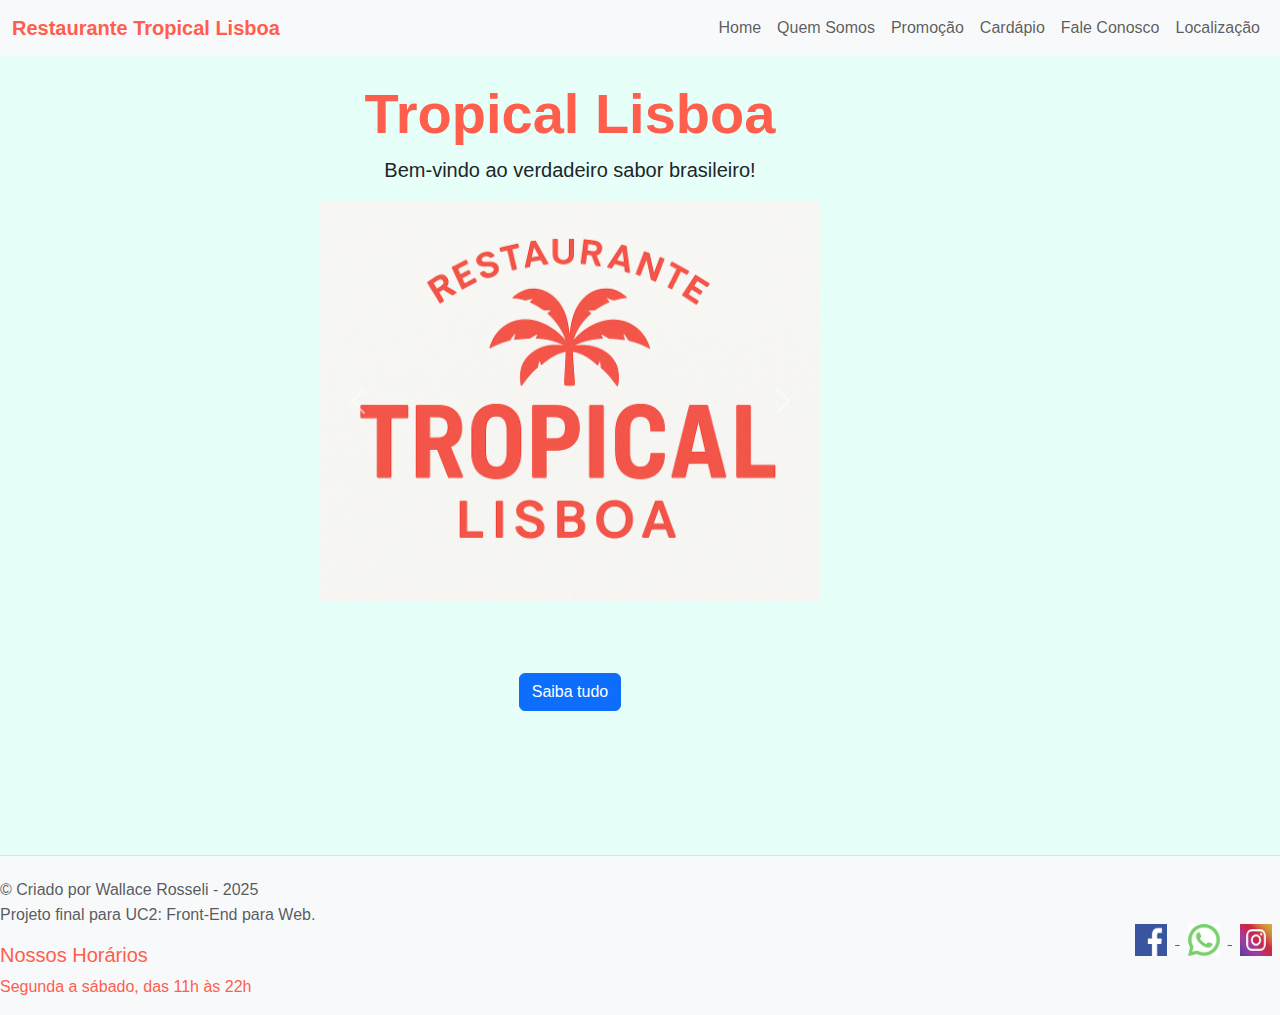
<file: index.html>
<!DOCTYPE html>
<html lang="pt-br">
<head>
  <link rel="stylesheet" type="text/css" href="style.css">
  <meta charset="UTF-8" />
  <meta name="viewport" content="width=device-width, initial-scale=1" />
  <title>Restaurante Tropical Lisboa</title>
  <link href="https://cdn.jsdelivr.net/npm/bootstrap@5.3.3/dist/css/bootstrap.min.css" rel="stylesheet" />
  <link rel="stylesheet" type="text/css" href="style.css">
  <link rel="stylesheet" type="text/css" href="fale_conosco.html">
  <link rel="stylesheet" type="text/css" href="index.html">
  <link rel="stylesheet" type="text/css" href="quem_somos.html">
  <link rel="stylesheet" type="text/css" href="promocao.html">
  <link rel="stylesheet" type="text/css" href="cardapio.html">
  <link rel="stylesheet" type="text/css" href="localizacao.html">
  
 
</head>
<body>

  <!-- Menu horizontal -->
  <nav class="navbar navbar-expand-lg navbar-light bg-light">
    <div class="container-fluid">
      <a class="navbar-brand brand-title" href="#">Restaurante Tropical Lisboa</a>
      <button class="navbar-toggler" type="button" data-bs-toggle="collapse" data-bs-target="#navbarNav">
        <span class="navbar-toggler-icon"></span>
      </button>
      <div class="collapse navbar-collapse" id="navbarNav">
        <ul class="navbar-nav  ms-auto">
          <li class="nav-item"><a class="nav-link" href="index.html" >Home</a></li>
          <li class="nav-item"><a class="nav-link" href="quem_somos.html" >Quem Somos</a></li>
          <li class="nav-item"><a class="nav-link" href="promocao.html" >Promoção</a></li>
          <li class="nav-item"><a class="nav-link" href="cardapio.html" >Cardápio</a></li>
          <li class="nav-item"><a class="nav-link" href="fale_conosco.html" >Fale Conosco</a></li>
          <li class="nav-item"><a class="nav-link" href="localizacao.html" >Localização</a></li>
        </ul>
      </div>
    </div>
  </nav>
  
 
    
    
      
      <!-- Conteúdo principal -->
    
      <div class="container main-content py-4">
              
        
          <h1 class= "brand-title display-4 text-center" >Tropical Lisboa</h1>
          <p class="lead text-center">Bem-vindo ao verdadeiro sabor brasileiro!</p>
        <!-- Carrossel Centralizado e Responsivo -->
        <div class="d-flex justify-content-center text-center">
          <div id="carouselExampleInterval" class="carousel slide w-100" style="max-width: 500px;" data-bs-ride="carousel">
            <div class="carousel-inner">
              <div class="carousel-item active" data-bs-interval="2000">
                <img src="logo.png" class="d-block w-100 img-fluid" style="height: 400px; object-fit: cover;" alt="Logo">
              </div>
              <div class="carousel-item" data-bs-interval="2000">
                <img src="restaurante.jpg" class="d-block w-100 img-fluid" style="height: 400px; object-fit: cover;" alt="Restaurante">
              </div>
              <div class="carousel-item" data-bs-interval="2000">
                <img src="fachada.png" class="d-block w-100 img-fluid" style="height: 400px; object-fit: cover;" alt="Fachada">
              </div>
              <div class="carousel-item" data-bs-interval="3000">
                <img src="comendo.png" class="d-block w-100 img-fluid" style="height: 400px; object-fit: cover;" alt="Família comendo">
              </div>
              <div class="carousel-item" data-bs-interval="3000">
                <img src="amigos.jpg" class="d-block w-100 img-fluid" style="height: 400px; object-fit: cover;" alt="Amigos">
              </div>
            </div>
            <button class="carousel-control-prev" type="button" data-bs-target="#carouselExampleInterval" data-bs-slide="prev">
              <span class="carousel-control-prev-icon" aria-hidden="true"></span>
              <span class="visually-hidden">Anterior</span>
            </button>
            <button class="carousel-control-next" type="button" data-bs-target="#carouselExampleInterval" data-bs-slide="next">
              <span class="carousel-control-next-icon" aria-hidden="true"></span>
              <span class="visually-hidden">Próximo</span>
            </button>
          </div>
        </div>
        <br>
    
        <!-- Button trigger modal -->
        <br>
        <br>
        <div style="text-align: center;">
    <button type="button" class="btn btn-primary " data-bs-toggle="modal" data-bs-target="#exampleModal"  style="align-items: center;"   >
      Saiba tudo
    </button>
      </div>
    <!-- Modal -->
    <div class="modal fade" id="exampleModal" tabindex="-1" aria-labelledby="exampleModalLabel" aria-hidden="true">
      <div class="modal-dialog">
        <div class="modal-content">
          <div class="modal-header">
            <h1 class="modal-title fs-5 brand-title " id="exampleModalLabel">Restaurante Tropical Lisboa</h1>
            <button type="button" class="btn-close" data-bs-dismiss="modal" aria-label="Close"></button>
          </div>
          <div class="modal-body" style="text-align:justify" >
            No Restaurante Tropical Lisboa, cada prato conta uma história. Uma história de tradição, de alegria e de raízes profundas na rica culinária brasileira. Com ingredientes autênticos e uma pitada de amor tropical, trazemos o melhor do Brasil para sua mesa, em um ambiente vibrante que mistura o frescor da praia com o calor humano da nossa terra.
            
            <p></p>Servimos clássicos como carne de sol com baião de dois, carre acebolado com arroz e feijão, moqueca de camarão, além de churrascos suculentos e acompanhamentos caseiros que aquecem a alma.</p>
            
            <p>Nosso espaço reflete a mesma energia dos nossos pratos: cores vibrantes, aromas envolventes e um atendimento que faz você se sentir em casa.</p>
            
            <p>🥇 Premiado com o Troféu de Melhor Comida Brasileira em Lisboa, somos reconhecidos não só pelo sabor, mas também pelo compromisso com a qualidade, autenticidade e experiência. </p> Se você procura uma viagem gastronômica ao Brasil sem sair de Lisboa, você está no lugar certo.
          </div>
          <div class="modal-footer" >
            <button type="button" class="btn btn-secondary" data-bs-dismiss="modal">Fechar</button>
            <br>
          </div>
        </div>
      </div>
    </div>
        <br>
        <br>
        <br>
        
        </div>
    
        
    
    <!--Rodapé-->
    
    <footer class="bg-light text-lg-start mt-5 border-top pt-4">
      
        <div class="row justify-content-between align-items-center">
          <!-- Texto à esquerda -->
          <div class="col-md-6 mb-3 text-start">
            <h6 class="text-muted mb-1">© Criado por Wallace Rosseli - 2025</h6>
            <p class="text-muted mb-0">Projeto final para UC2: Front-End para Web.</p>
            <h5 class="lead mt-3" style="color: #ff5e4d;">Nossos Horários</h5>
            <address class="mb-0" style="color: #ff5e4d;">Segunda a sábado, das 11h às 22h</address>
          </div>
    
          <!-- Redes Sociais à direita -->
          <div class="col-md-6 mb-3 text-end ">
            <a href="https://www.facebook.com/" target="_blank" aria-label="Facebook">
              <img src="face.png" alt="Facebook" style="width: 32px; height: 32px; margin: 0 8px;">
            </a>
            <a href="https://www.whatsapp.com/?lang=pt_BR" target="_blank" aria-label="WhatsApp">
              <img src="Wpp.png" alt="WhatsApp" style="width: 32px; height: 32px; margin: 0 8px;">
            </a>
            <a href="https://www.instagram.com/" target="_blank" aria-label="Instagram">
              <img src="insta.jpg" alt="Instagram" style="width: 32px; height: 32px; margin: 0 8px;">
            </a>
          </div>
        </div>
        
    </footer>
     <script src="script.js"></script>
    </body>
    </html>
    
    
    
    
    
    
    
    
    
    
    
    
    
    
    
    <script src="https://cdn.jsdelivr.net/npm/bootstrap@5.3.6/dist/js/bootstrap.bundle.min.js" integrity="sha384-j1CDi7MgGQ12Z7Qab0qlWQ/Qqz24Gc6BM0thvEMVjHnfYGF0rmFCozFSxQBxwHKO" crossorigin="anonymous"></script>
    
    </body>
    </html>
</file>
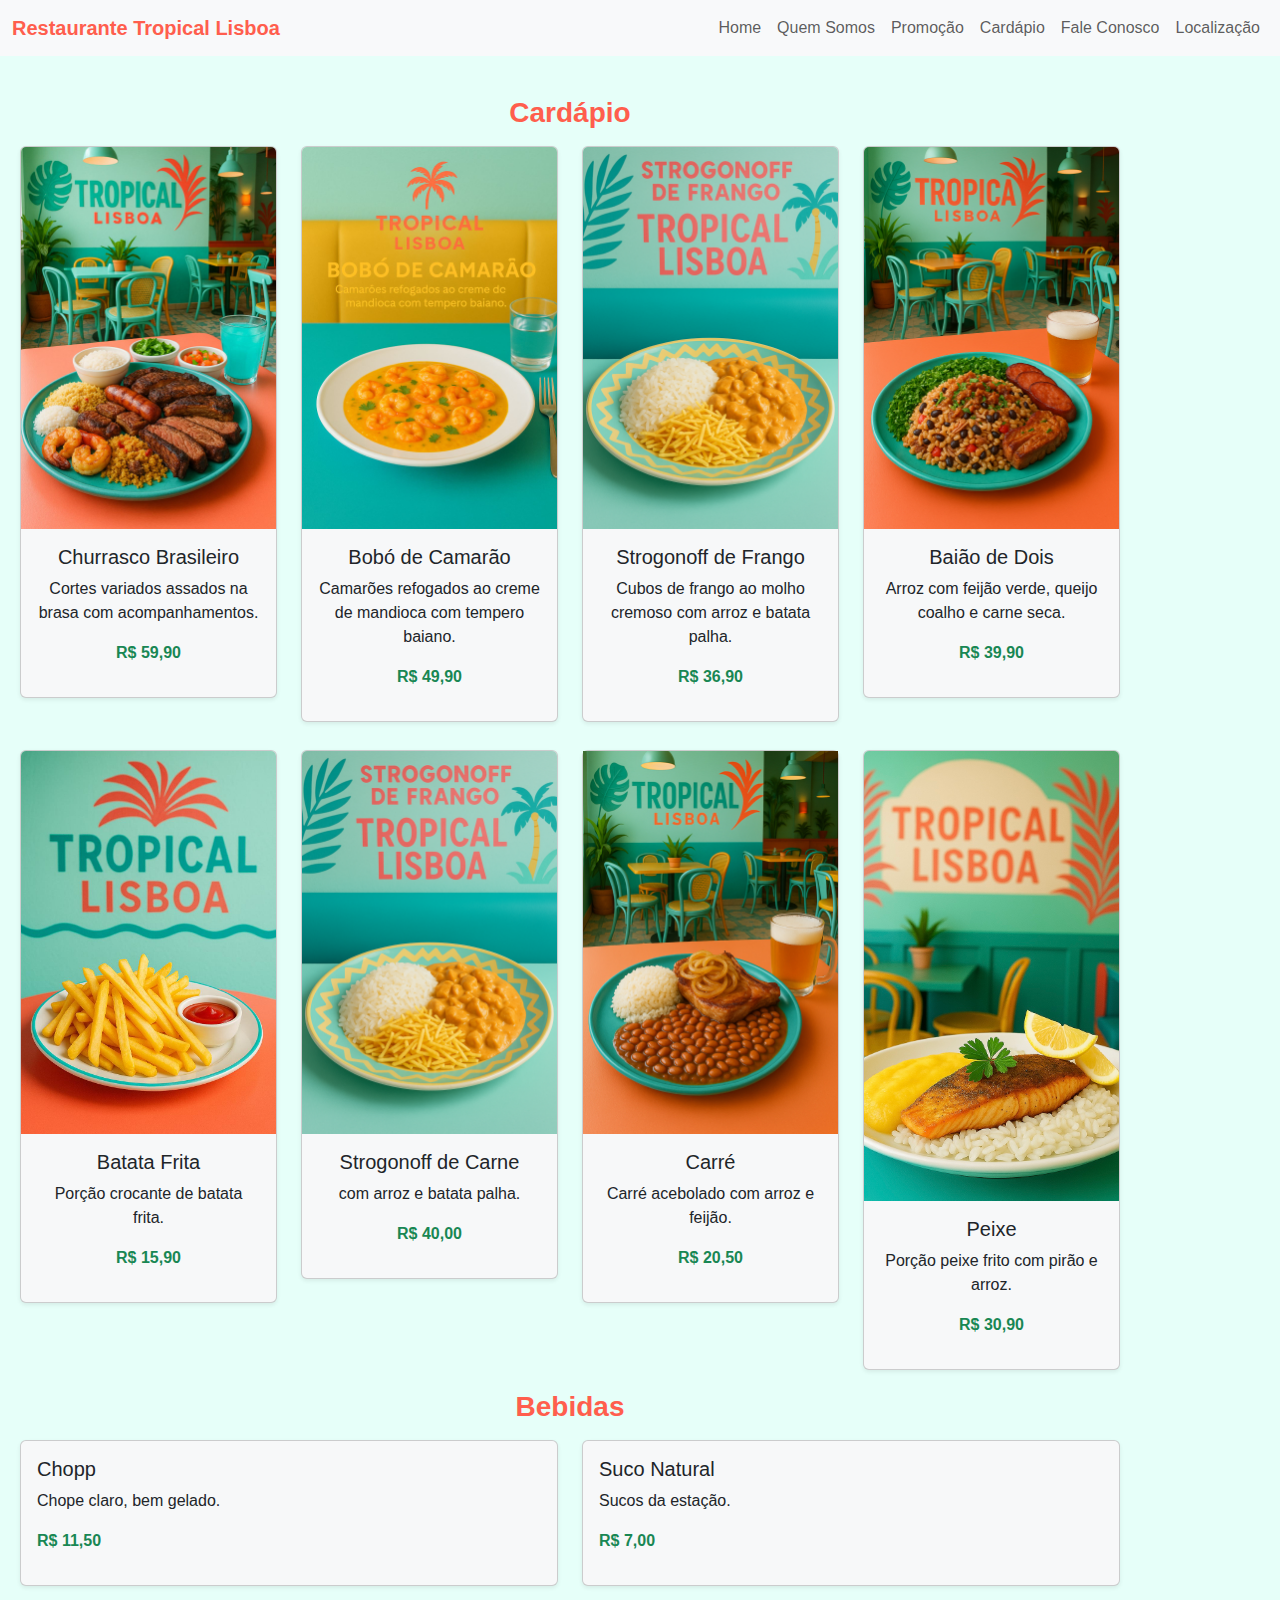
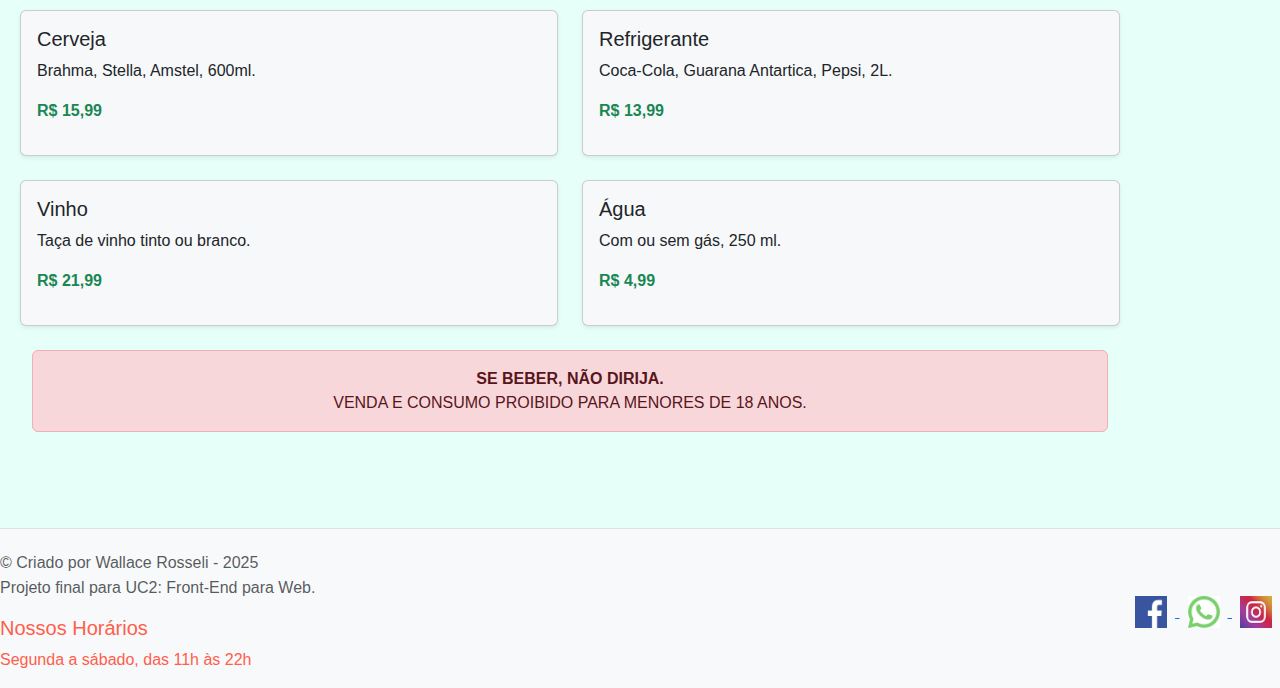
<file: cardapio.html>
<!DOCTYPE html>
<html lang="pt-br">
<head>
  <link rel="stylesheet" type="text/css" href="style.css">
  <meta charset="UTF-8" />
  <meta name="viewport" content="width=device-width, initial-scale=1" />
  <title>Restaurante Tropical Lisboa</title>
  <link href="https://cdn.jsdelivr.net/npm/bootstrap@5.3.3/dist/css/bootstrap.min.css" rel="stylesheet" />
  <link rel="stylesheet" type="text/css" href="style.css">
  <link rel="stylesheet" type="text/css" href="fale_conosco.html">
  <link rel="stylesheet" type="text/css" href="index.html">
  <link rel="stylesheet" type="text/css" href="quem_somos.html">
  <link rel="stylesheet" type="text/css" href="promocao.html">
  <link rel="stylesheet" type="text/css" href="cardapio.html">
  <link rel="stylesheet" type="text/css" href="localizacao.html">

</head>
<body>

  <!-- Menu horizontal -->
  <nav class="navbar navbar-expand-lg navbar-light bg-light">
    <div class="container-fluid">
      <a class="navbar-brand brand-title" href="#">Restaurante Tropical Lisboa</a>
      <button class="navbar-toggler" type="button" data-bs-toggle="collapse" data-bs-target="#navbarNav">
        <span class="navbar-toggler-icon"></span>
      </button>
      <div class="collapse navbar-collapse" id="navbarNav">
        <ul class="navbar-nav  ms-auto">
          <li class="nav-item"><a class="nav-link" href="index.html" >Home</a></li>
          <li class="nav-item"><a class="nav-link" href="quem_somos.html" >Quem Somos</a></li>
          <li class="nav-item"><a class="nav-link" href="promocao.html" >Promoção</a></li>
          <li class="nav-item"><a class="nav-link" href="cardapio.html" >Cardápio</a></li>
          <li class="nav-item"><a class="nav-link" href="fale_conosco.html" >Fale Conosco</a></li>
          <li class="nav-item"><a class="nav-link" href="localizacao.html" >Localização</a></li>
        </ul>
      </div>
    </div>
  </nav>
  
  
      
        <!-- Cardápio -->
    <div class="container main-content py-4">
   
    <h3 class="text-center brand-title my-3">Cardápio</h3> 
    <div class="row row-cols-lg-4 row-cols-lg-4 g-4">
    <div class="col-md-4">
      <div class="card mb-1 shadow-sm">
        <img src="comida3.jpg" class="card-img-top" alt="Churrasco Brasileiro">
        <div class="card-body text-center">
          <h5 class="card-title">Churrasco Brasileiro</h5><p class="card-text">Cortes variados assados na brasa com acompanhamentos.</p><p class="fw-bold text-success">R$ 59,90 </p></div> </div></div>
        
    <div class="col-md-4">
      <div class="card mb-1 shadow-sm">
        <img src="comida.jpg" class="card-img-top" alt="Bobó de Camarão">
        <div class="card-body text-center">
          <h5 class="card-title">Bobó de Camarão</h5><p class="card-text">Camarões refogados ao creme de mandioca com tempero baiano.</p><p class="fw-bold text-success">R$ 49,90</div> </div></div>

    <div class="col-md-4">
      <div class="card mb-1 shadow-sm">
        <img src="comida2.png" class="card-img-top" alt="Strogonoff de Frango">
        <div class="card-body text-center">
          <h5 class="card-title">Strogonoff de Frango</h5><p class="card-text">Cubos de frango ao molho cremoso com arroz e batata palha.</p><p class="fw-bold text-success">R$ 36,90 </div></div></div>
    
    <div class="col-md-4">
      <div class="card mb-1 shadow-sm">
        <img src="baiao.jpeg" class="card-img-top" alt="Baião de Dois">
        <div class="card-body text-center">
          <h5 class="card-title">Baião de Dois</h5><p class="card-text">Arroz com feijão verde, queijo coalho e carne seca.</p><p class="fw-bold text-success">R$ 39,90 </div> </div></div>          

    <div class="col-md-4">
      <div class="card mb-1 shadow-sm">
        <img src="batata.jpg" class="card-img-top" alt="Batata Frita">
        <div class="card-body text-center">
          <h5 class="card-title">Batata Frita</h5><p class="card-text">Porção crocante de batata frita.</p><p class="fw-bold text-success">R$ 15,90 </div> </div></div>
    
            <div class="col-md-4">
              <div class="card mb-1 shadow-sm">
                <img src="comida2.png" class="card-img-top" alt="Strogonoff de Carne">
                <div class="card-body text-center">
                  <h5 class="card-title">Strogonoff de Carne</h5><p class="card-text">com arroz e batata palha.</p><p class="fw-bold text-success">R$ 40,00 </div> </div></div>

                    <div class="col-md-3">
                      <div class="card mb-1 shadow-sm">
                        <img src="carre.jpeg" class="img-fluid" alt="Carré">
                        <div class="card-body text-center">
                          <h5 class="card-title">Carré</h5><p class="card-text">Carré acebolado com arroz e feijão.</p><p class="fw-bold text-success">R$ 20,50 </div> </div></div>

    <div class="col-md-3">
      <div class="card mb-1 shadow-sm">
        <img src="peixe.jpeg" class="card-img-top img-fluid" style="height: 450px; object-fit: cover;" alt="Peixe">

        <div class="card-body text-center">
          <h5 class="card-title">Peixe</h5><p class="card-text">Porção peixe frito com pirão e arroz.</p><p class="fw-bold text-success">R$ 30,90 </div> </div></div>

    </div>
        <!-- CARDÁPIO DE BEBIDA -->
  
      <h3 class="text-center brand-title my-3">Bebidas</h3>
      <div class="row row-cols-1 row-cols-md-2 g-4">
        <div class="col"><div class="card h-100 shadow-sm"><div class="card-body"><h5 class="card-title">Chopp</h5><p class="card-text">Chope claro, bem gelado.</p><p class="fw-bold text-success">R$ 11,50</p></div></div></div>
        <div class="col"><div class="card h-100 shadow-sm"><div class="card-body"><h5 class="card-title">Suco Natural</h5><p class="card-text">Sucos da estação.</p><p class="fw-bold text-success">R$ 7,00</p></div></div></div>
        <div class="col"><div class="card h-100 shadow-sm"><div class="card-body"><h5 class="card-title">Cerveja</h5><p class="card-text">Brahma, Stella, Amstel, 600ml.</p><p class="fw-bold text-success">R$ 15,99</p></div></div></div>
        <div class="col"><div class="card h-100 shadow-sm"><div class="card-body"><h5 class="card-title">Refrigerante</h5><p class="card-text">Coca-Cola, Guarana Antartica, Pepsi, 2L.</p><p class="fw-bold text-success">R$ 13,99</p></div></div></div>
        <div class="col"><div class="card h-100 shadow-sm"><div class="card-body"><h5 class="card-title">Vinho</h5><p class="card-text">Taça de vinho tinto ou branco.</p><p class="fw-bold text-success">R$ 21,99</p></div></div></div>
        <div class="col"><div class="card h-100 shadow-sm"><div class="card-body"><h5 class="card-title">Água</h5><p class="card-text">Com ou sem gás, 250 ml.</p><p class="fw-bold text-success">R$ 4,99</p></div></div></div>
    
    </div>
    <div class="container my-4">
  <div class="alert alert-danger text-center" role="alert">
    <strong>SE BEBER, NÃO DIRIJA.</strong>
    <p class="mb-0">VENDA E CONSUMO PROIBIDO PARA MENORES DE 18 ANOS.</p>
  </div>
</div>

        </div>
    </div>


   

<!--Rodapé-->

<footer class="bg-light text-lg-start mt-5 border-top pt-4">
  
    <div class="row justify-content-between align-items-center">
      <!-- Texto à esquerda -->
      <div class="col-md-6 mb-3 text-start">
        <h6 class="text-muted mb-1">© Criado por Wallace Rosseli - 2025</h6>
        <p class="text-muted mb-0">Projeto final para UC2: Front-End para Web.</p>
        <h5 class="lead mt-3" style="color: #ff5e4d;">Nossos Horários</h5>
        <address class="mb-0" style="color: #ff5e4d;">Segunda a sábado, das 11h às 22h</address>
      </div>

      <!-- Redes Sociais à direita -->
      <div class="col-md-6 mb-3 text-end ">
        <a href="https://www.facebook.com/" target="_blank" aria-label="Facebook">
          <img src="face.png" alt="Facebook" style="width: 32px; height: 32px; margin: 0 8px;">
        </a>
        <a href="https://www.whatsapp.com/?lang=pt_BR" target="_blank" aria-label="WhatsApp">
          <img src="Wpp.png" alt="WhatsApp" style="width: 32px; height: 32px; margin: 0 8px;">
        </a>
        <a href="https://www.instagram.com/" target="_blank" aria-label="Instagram">
          <img src="insta.jpg" alt="Instagram" style="width: 32px; height: 32px; margin: 0 8px;">
        </a>
      </div>
    </div>
    
</footer>

</body>
</html>















<script src="https://cdn.jsdelivr.net/npm/bootstrap@5.3.6/dist/js/bootstrap.bundle.min.js" integrity="sha384-j1CDi7MgGQ12Z7Qab0qlWQ/Qqz24Gc6BM0thvEMVjHnfYGF0rmFCozFSxQBxwHKO" crossorigin="anonymous"></script>

</body>
</html>
</file>
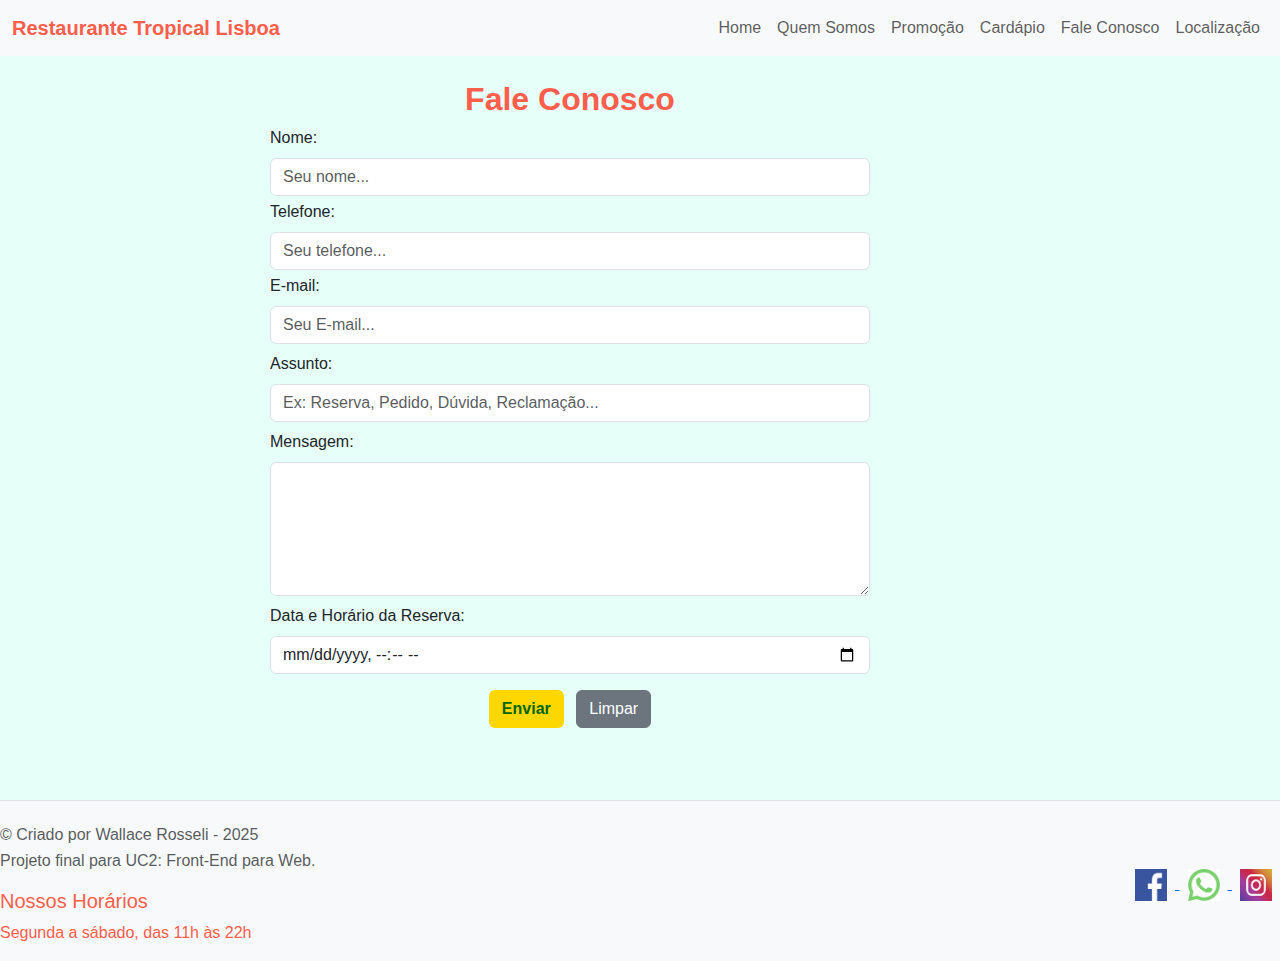
<file: fale_conosco.html>
<!DOCTYPE html>
<html lang="pt-br">
<head>
  <link rel="stylesheet" type="text/css" href="style.css">
  <meta charset="UTF-8" />
  <meta name="viewport" content="width=device-width, initial-scale=1" />
  <title>Restaurante Tropical Lisboa</title>
  <link href="https://cdn.jsdelivr.net/npm/bootstrap@5.3.3/dist/css/bootstrap.min.css" rel="stylesheet" />
  <link rel="stylesheet" type="text/css" href="style.css">
  <link rel="stylesheet" type="text/css" href="fale_conosco.html">
  <link rel="stylesheet" type="text/css" href="index.html">
  <link rel="stylesheet" type="text/css" href="quem_somos.html">
  <link rel="stylesheet" type="text/css" href="promocao.html">
  <link rel="stylesheet" type="text/css" href="cardapio.html">
  <link rel="stylesheet" type="text/css" href="localizacao.html">


</head>
<body>

  <!-- Menu horizontal -->
  <nav class="navbar navbar-expand-lg navbar-light bg-light">
    <div class="container-fluid">
      <a class="navbar-brand brand-title" href="#">Restaurante Tropical Lisboa</a>
      <button class="navbar-toggler" type="button" data-bs-toggle="collapse" data-bs-target="#navbarNav">
        <span class="navbar-toggler-icon"></span>
      </button>
      <div class="collapse navbar-collapse" id="navbarNav">
        <ul class="navbar-nav  ms-auto">
          <li class="nav-item"><a class="nav-link" href="index.html" >Home</a></li>
          <li class="nav-item"><a class="nav-link" href="quem_somos.html" >Quem Somos</a></li>
          <li class="nav-item"><a class="nav-link" href="promocao.html" >Promoção</a></li>
          <li class="nav-item"><a class="nav-link" href="cardapio.html" >Cardápio</a></li>
          <li class="nav-item"><a class="nav-link" href="fale_conosco.html" >Fale Conosco</a></li>
          <li class="nav-item"><a class="nav-link" href="localizacao.html" >Localização</a></li>
        </ul>
      </div>
    </div>
  </nav>
  
    <div class="container main-content py-4">
          
 

        <!-- FALE CONOSCO -->
 
    <h2 class="text-center brand-title mb-6">Fale Conosco</h2>
 
  <form id="form-contato" class="mx-auto" style="max-width: 600px;">
    <div class="mb-1">
      <label class="form-label">Nome:</label>
      <input type="text" class="form-control" required placeholder="Seu nome...">
    </div>
    <div class="mb-1">
    <label class="form-label">Telefone:</label>
      <input type="text" class="form-control" required placeholder="Seu telefone..." onkeypress="mascara_tel(this)" maxlength="14">
    </div>
    <div class="mb-2">
      <label class="form-label">E-mail:</label>
      <input type="email" class="form-control" required placeholder="Seu E-mail...">
    </div>
    <div class="mb-2">
      <label class="form-label">Assunto:</label>
      <input type="text" class="form-control" required placeholder="Ex: Reserva, Pedido, Dúvida, Reclamação...">
    </div>
    <div class="mb-2">
      <label class="form-label">Mensagem:</label>
      <textarea class="form-control" rows="5" required></textarea>
    </div>
    <div class="mb-12">
      <label class="form-label">Data e Horário da Reserva:</label>
      <input type="datetime-local" class="form-control" >
    </div>
    <div class="text-center mt-3">
      <button type="submit" class="btn btn-yellow">Enviar</button>
      <button type="reset" class="btn btn-secondary ms-2">Limpar</button>
    </div>
  </form>

  <div id="form-msg" class="mt-3 text-success text-center" style="display:none;">Mensagem enviada com sucesso!</div>
</div>

 

<footer class="bg-light text-lg-start mt-5 border-top pt-4">
  
    <div class="row justify-content-between align-items-center">
      <!-- Texto à esquerda -->
      <div class="col-md-6 mb-3 text-start">
        <h6 class="text-muted mb-1">© Criado por Wallace Rosseli - 2025</h6>
        <p class="text-muted mb-0">Projeto final para UC2: Front-End para Web.</p>
        <h5 class="lead mt-3" style="color: #ff5e4d;">Nossos Horários</h5>
        <address class="mb-0" style="color: #ff5e4d;">Segunda a sábado, das 11h às 22h</address>
      </div>

      <!-- Redes Sociais à direita -->
      <div class="col-md-6 mb-3 text-end ">
        <a href="https://www.facebook.com/" target="_blank" aria-label="Facebook">
          <img src="face.png" alt="Facebook" style="width: 32px; height: 32px; margin: 0 8px;">
        </a>
        <a href="https://www.whatsapp.com/?lang=pt_BR" target="_blank" aria-label="WhatsApp">
          <img src="Wpp.png" alt="WhatsApp" style="width: 32px; height: 32px; margin: 0 8px;">
        </a>
        <a href="https://www.instagram.com/" target="_blank" aria-label="Instagram">
          <img src="insta.jpg" alt="Instagram" style="width: 32px; height: 32px; margin: 0 8px;">
        </a>
      </div>
    </div>
    
</footer>
<script src="script.js"></script>
</body>
</html>















<script src="https://cdn.jsdelivr.net/npm/bootstrap@5.3.6/dist/js/bootstrap.bundle.min.js" integrity="sha384-j1CDi7MgGQ12Z7Qab0qlWQ/Qqz24Gc6BM0thvEMVjHnfYGF0rmFCozFSxQBxwHKO" crossorigin="anonymous"></script>

</body>
</html>
</file>
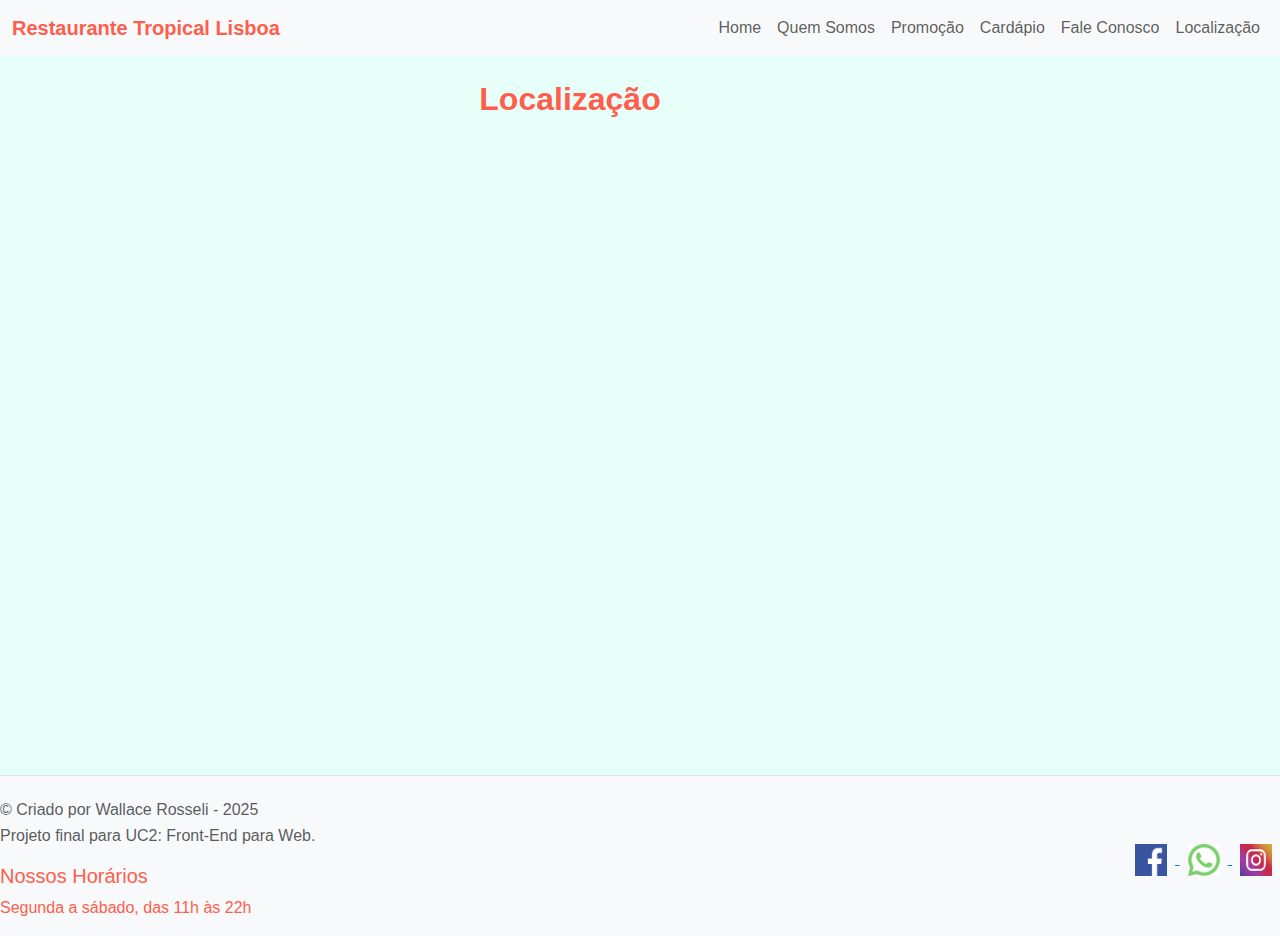
<file: localizacao.html>
<!DOCTYPE html>
<html lang="pt-br">
<head>
  <link rel="stylesheet" type="text/css" href="style.css">
  <meta charset="UTF-8" />
  <meta name="viewport" content="width=device-width, initial-scale=1" />
  <title>Restaurante Tropical Lisboa</title>
  <link href="https://cdn.jsdelivr.net/npm/bootstrap@5.3.3/dist/css/bootstrap.min.css" rel="stylesheet" />
  <link rel="stylesheet" type="text/css" href="style.css">
  <link rel="stylesheet" type="text/css" href="fale_conosco.html">
  <link rel="stylesheet" type="text/css" href="index.html">
  <link rel="stylesheet" type="text/css" href="quem_somos.html">
  <link rel="stylesheet" type="text/css" href="promocao.html">
  <link rel="stylesheet" type="text/css" href="cardapio.html">
  <link rel="stylesheet" type="text/css" href="localizacao.html">
  

</head>
<body>

  <!-- Menu horizontal -->
  <nav class="navbar navbar-expand-lg navbar-light bg-light">
    <div class="container-fluid">
      <a class="navbar-brand brand-title" href="#">Restaurante Tropical Lisboa</a>
      <button class="navbar-toggler" type="button" data-bs-toggle="collapse" data-bs-target="#navbarNav">
        <span class="navbar-toggler-icon"></span>
      </button>
      <div class="collapse navbar-collapse" id="navbarNav">
        <ul class="navbar-nav  ms-auto">
          <li class="nav-item"><a class="nav-link" href="index.html" >Home</a></li>
          <li class="nav-item"><a class="nav-link" href="quem_somos.html" >Quem Somos</a></li>
          <li class="nav-item"><a class="nav-link" href="promocao.html" >Promoção</a></li>
          <li class="nav-item"><a class="nav-link" href="cardapio.html" >Cardápio</a></li>
          <li class="nav-item"><a class="nav-link" href="fale_conosco.html" >Fale Conosco</a></li>
          <li class="nav-item"><a class="nav-link" href="localizacao.html" >Localização</a></li>
        </ul>
      </div>
    </div>
  </nav>
  
  <!-- Conteúdo principal -->

  <div class="container main-content py-4">
          
   

  <h2 class="text-center brand-title">Localização</h2>
  <br>
   <div class="d-flex justify-content-center align-items-center">
    <div class="embed-responsive embed-responsive-16by9" style="width: 100%; max-width: 600px;">
      <iframe src="https://www.google.com/maps/embed?pb=!1m18!1m12!1m3!1d3323.4170654315963!2d-43.44045242504185!3d-23.005575641408395!2m3!1f0!2f0!3f0!3m2!1i1024!2i768!4f13.1!3m3!1m2!1s0x9bdce65f17f25d%3A0x9c52d374470787a9!2sAv.%20das%20Am%C3%A9ricas%2C%2012900%20-%20Barra%20da%20Tijuca%2C%20Rio%20de%20Janeiro%20-%20RJ%2C%2022790-702!5e1!3m2!1spt-BR!2sbr!4v1748535746777!5m2!1spt-BR!2sbr" width="600" height="450" style="border:0;" allowfullscreen="" loading="lazy" referrerpolicy="no-referrer-when-downgrade"></iframe>
      <br>
      <br>
      <br>
      <br>
      <br>
    </div>
  </div>
</div>

<!--Rodapé-->

<footer class="bg-light text-lg-start mt-5 border-top pt-4">
  
    <div class="row justify-content-between align-items-center">
      <!-- Texto à esquerda -->
      <div class="col-md-6 mb-3 text-start">
        <h6 class="text-muted mb-1">© Criado por Wallace Rosseli - 2025</h6>
        <p class="text-muted mb-0">Projeto final para UC2: Front-End para Web.</p>
        <h5 class="lead mt-3" style="color: #ff5e4d;">Nossos Horários</h5>
        <address class="mb-0" style="color: #ff5e4d;">Segunda a sábado, das 11h às 22h</address>
      </div>

      <!-- Redes Sociais à direita -->
      <div class="col-md-6 mb-3 text-end ">
        <a href="https://www.facebook.com/" target="_blank" aria-label="Facebook">
          <img src="face.png" alt="Facebook" style="width: 32px; height: 32px; margin: 0 8px;">
        </a>
        <a href="https://www.whatsapp.com/?lang=pt_BR" target="_blank" aria-label="WhatsApp">
          <img src="Wpp.png" alt="WhatsApp" style="width: 32px; height: 32px; margin: 0 8px;">
        </a>
        <a href="https://www.instagram.com/" target="_blank" aria-label="Instagram">
          <img src="insta.jpg" alt="Instagram" style="width: 32px; height: 32px; margin: 0 8px;">
        </a>
      </div>
    </div>
    
</footer>

</body>
</html>















<script src="https://cdn.jsdelivr.net/npm/bootstrap@5.3.6/dist/js/bootstrap.bundle.min.js" integrity="sha384-j1CDi7MgGQ12Z7Qab0qlWQ/Qqz24Gc6BM0thvEMVjHnfYGF0rmFCozFSxQBxwHKO" crossorigin="anonymous"></script>

</body>
</html>
</file>
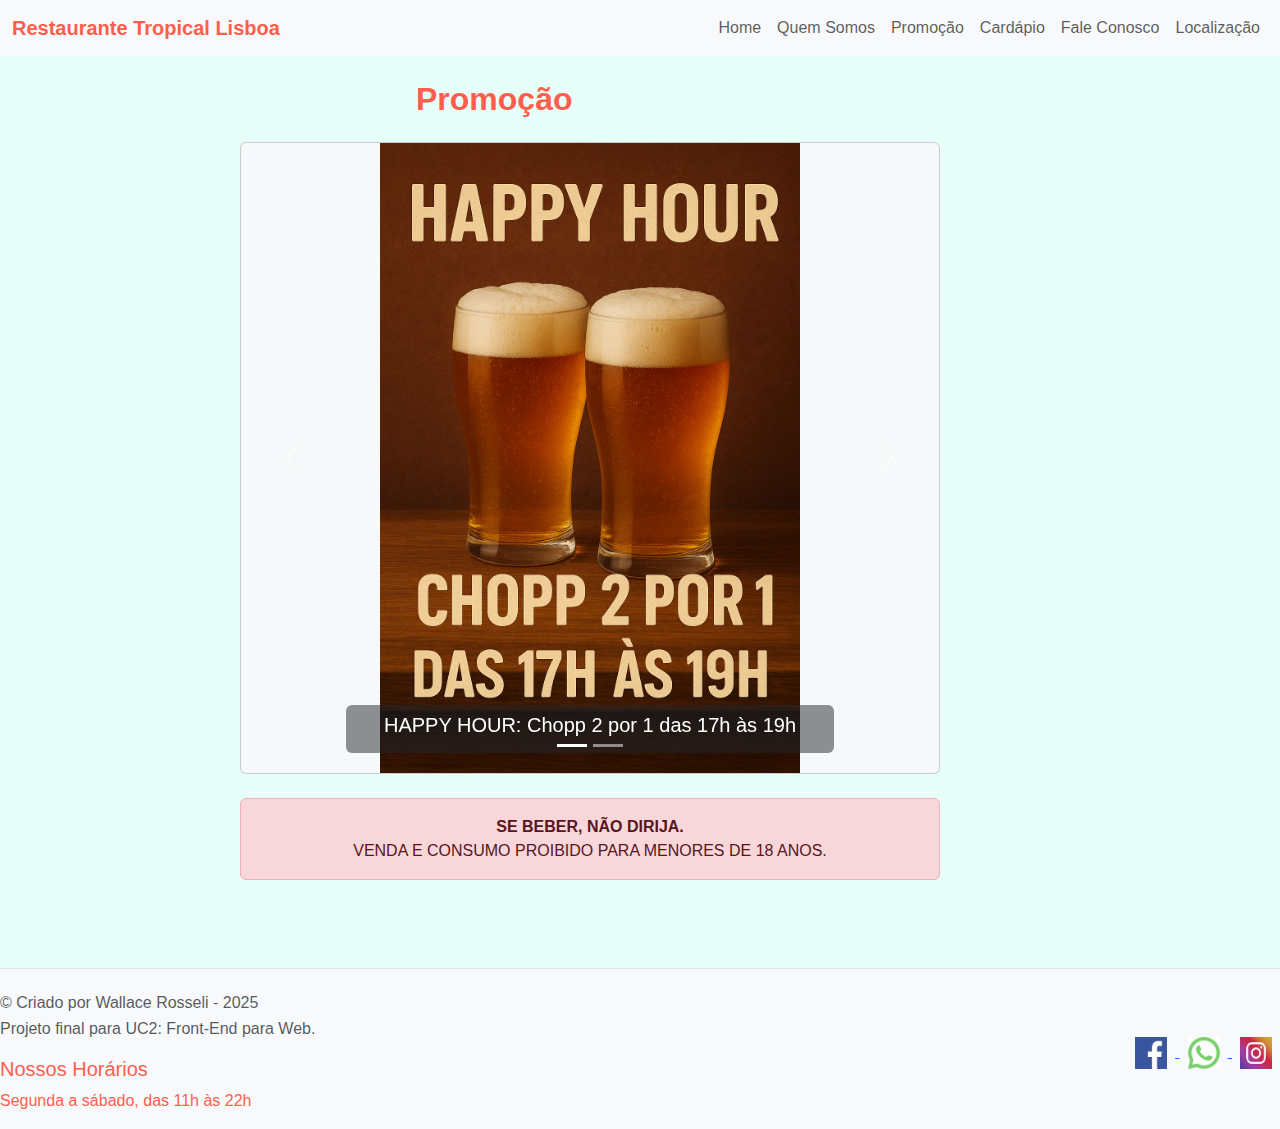
<file: promocao.html>
<!DOCTYPE html>
<html lang="pt-br">
<head>
  <link rel="stylesheet" type="text/css" href="style.css">
  <meta charset="UTF-8" />
  <meta name="viewport" content="width=device-width, initial-scale=1" />
  <title>Restaurante Tropical Lisboa</title>
  <link href="https://cdn.jsdelivr.net/npm/bootstrap@5.3.3/dist/css/bootstrap.min.css" rel="stylesheet" />
  <link rel="stylesheet" type="text/css" href="style.css">
  <link rel="stylesheet" type="text/css" href="fale_conosco.html">
  <link rel="stylesheet" type="text/css" href="index.html">
  <link rel="stylesheet" type="text/css" href="quem_somos.html">
  <link rel="stylesheet" type="text/css" href="promocao.html">
  <link rel="stylesheet" type="text/css" href="cardapio.html">
  <link rel="stylesheet" type="text/css" href="localizacao.html">

</head>
<body>

  <!-- Menu horizontal -->
  <nav class="navbar navbar-expand-lg navbar-light bg-light">
    <div class="container-fluid">
      <a class="navbar-brand brand-title" href="#">Restaurante Tropical Lisboa</a>
      <button class="navbar-toggler" type="button" data-bs-toggle="collapse" data-bs-target="#navbarNav">
        <span class="navbar-toggler-icon"></span>
      </button>
      <div class="collapse navbar-collapse" id="navbarNav">
        <ul class="navbar-nav  ms-auto">
          <li class="nav-item"><a class="nav-link" href="index.html" >Home</a></li>
          <li class="nav-item"><a class="nav-link" href="quem_somos.html" >Quem Somos</a></li>
          <li class="nav-item"><a class="nav-link" href="promocao.html" >Promoção</a></li>
          <li class="nav-item"><a class="nav-link" href="cardapio.html" >Cardápio</a></li>
          <li class="nav-item"><a class="nav-link" href="fale_conosco.html" >Fale Conosco</a></li>
          <li class="nav-item"><a class="nav-link" href="localizacao.html" >Localização</a></li>
        </ul>
      </div>
    </div>
  </nav>
  
  <!-- Conteúdo principal -->

  <div class="container main-content py-4">   
      
   <!-- Promoção -->
    
    <div class=" promo">
      <h2 class="promo brand-title mb-4">Promoção</h2>

      

    <div class="card w-100" style="max-width: 700px;">
      <div class="card-body p-0">

      <div id="carouselExampleCaptions" class="carousel slide" data-bs-ride="carousel">
        <!-- Indicadores -->
        <div class="carousel-indicators">
          <button type="button" data-bs-target="#carouselExampleCaptions" data-bs-slide-to="0" class="active" aria-current="true" aria-label="Slide 1"></button>
          <button type="button" data-bs-target="#carouselExampleCaptions" data-bs-slide-to="1" aria-label="Slide 2"></button>
        </div>

        <!-- Slides -->
        <div class="carousel-inner">
          <div class="carousel-item active" data-bs-interval="2000">
            <img src="cerveja.jpg" class="d-block w-100" alt="Promoção de Chopp 2 por 1">
            <div class="carousel-caption d-none d-md-block bg-dark bg-opacity-50 rounded p-2">
              <h5 class="text-white">HAPPY HOUR: Chopp 2 por 1 das 17h às 19h</h5>
            </div>
          </div>
          <div class="carousel-item" data-bs-interval="2000">
            <img src="vinho.jpeg" class="d-block w-100" alt="Taça de vinho em promoção">
            <div class="carousel-caption d-none d-md-block bg-dark bg-opacity-5 rounded p-2">
              <h5 class="text-white">Promoção de Vinho toda segunda-feira</h5>
            </div>
          </div>
        </div>

        <!-- Controles -->
        <button class="carousel-control-prev" type="button" data-bs-target="#carouselExampleCaptions" data-bs-slide="prev">
          <span class="carousel-control-prev-icon" aria-hidden="true"></span>
          <span class="visually-hidden">Anterior</span>
        </button>
        <button class="carousel-control-next" type="button" data-bs-target="#carouselExampleCaptions" data-bs-slide="next">
          <span class="carousel-control-next-icon" aria-hidden="true"></span>
          <span class="visually-hidden">Próximo</span>
        </button>
      </div>

    </div>
  </div>

  <!-- Alerta -->
  <div class="alert alert-danger text-center mt-4 w-100" style="max-width: 700px;">
    <strong>SE BEBER, NÃO DIRIJA.</strong>
    <p class="mb-0">VENDA E CONSUMO PROIBIDO PARA MENORES DE 18 ANOS.</p>
  </div>
</div>
      
    </div>
      
        

        

<!--Rodapé-->

<footer class="bg-light text-lg-start mt-5 border-top pt-4">
  
    <div class="row justify-content-between align-items-center">
      <!-- Texto à esquerda -->
      <div class="col-md-6 mb-3 text-start">
        <h6 class="text-muted mb-1">© Criado por Wallace Rosseli - 2025</h6>
        <p class="text-muted mb-0">Projeto final para UC2: Front-End para Web.</p>
        <h5 class="lead mt-3" style="color: #ff5e4d;">Nossos Horários</h5>
        <address class="mb-0" style="color: #ff5e4d;">Segunda a sábado, das 11h às 22h</address>
      </div>

      <!-- Redes Sociais à direita -->
      <div class="col-md-6 mb-3 text-end ">
        <a href="https://www.facebook.com/" target="_blank" aria-label="Facebook">
          <img src="face.png" alt="Facebook" style="width: 32px; height: 32px; margin: 0 8px;">
        </a>
        <a href="https://www.whatsapp.com/?lang=pt_BR" target="_blank" aria-label="WhatsApp">
          <img src="Wpp.png" alt="WhatsApp" style="width: 32px; height: 32px; margin: 0 8px;">
        </a>
        <a href="https://www.instagram.com/" target="_blank" aria-label="Instagram">
          <img src="insta.jpg" alt="Instagram" style="width: 32px; height: 32px; margin: 0 8px;">
        </a>
      </div>
    </div>
    
</footer>

</body>
</html>















<script src="https://cdn.jsdelivr.net/npm/bootstrap@5.3.6/dist/js/bootstrap.bundle.min.js" integrity="sha384-j1CDi7MgGQ12Z7Qab0qlWQ/Qqz24Gc6BM0thvEMVjHnfYGF0rmFCozFSxQBxwHKO" crossorigin="anonymous"></script>

</body>
</html>
</file>
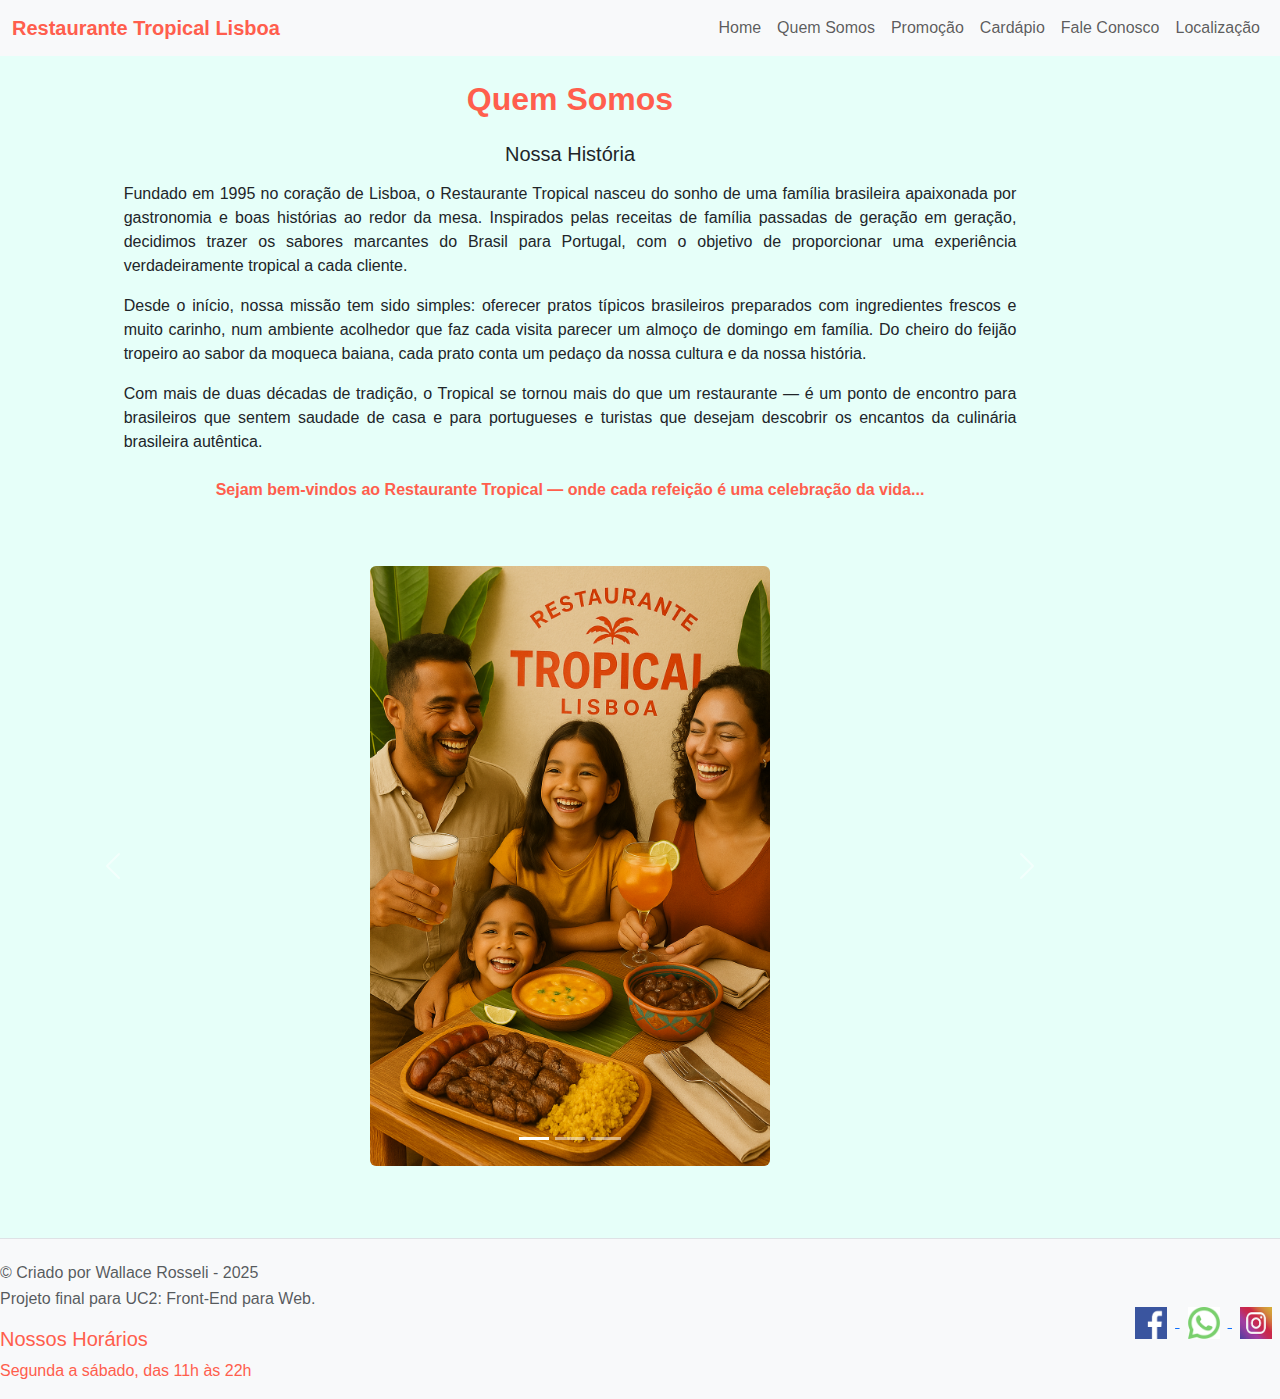
<file: quem_somos.html>
<!DOCTYPE html>
<html lang="pt-br">
<head>
  <link rel="stylesheet" type="text/css" href="style.css">
  <meta charset="UTF-8" />
  <meta name="viewport" content="width=device-width, initial-scale=1" />
  <title>Restaurante Tropical Lisboa</title>
  <link href="https://cdn.jsdelivr.net/npm/bootstrap@5.3.3/dist/css/bootstrap.min.css" rel="stylesheet" />
  <link rel="stylesheet" type="text/css" href="style.css">
  <link rel="stylesheet" type="text/css" href="fale_conosco.html">
  <link rel="stylesheet" type="text/css" href="index.html">
  <link rel="stylesheet" type="text/css" href="quem_somos.html">
  <link rel="stylesheet" type="text/css" href="promocao.html">
  <link rel="stylesheet" type="text/css" href="cardapio.html">
  <link rel="stylesheet" type="text/css" href="localizacao.html">

</head>
<body>

  <!-- Menu horizontal -->
  <nav class="navbar navbar-expand-lg navbar-light bg-light">
    <div class="container-fluid">
      <a class="navbar-brand brand-title" href="#">Restaurante Tropical Lisboa</a>
      <button class="navbar-toggler" type="button" data-bs-toggle="collapse" data-bs-target="#navbarNav">
        <span class="navbar-toggler-icon"></span>
      </button>
      <div class="collapse navbar-collapse" id="navbarNav">
        <ul class="navbar-nav  ms-auto">
          <li class="nav-item"><a class="nav-link" href="index.html" >Home</a></li>
          <li class="nav-item"><a class="nav-link" href="quem_somos.html" >Quem Somos</a></li>
          <li class="nav-item"><a class="nav-link" href="promocao.html" >Promoção</a></li>
          <li class="nav-item"><a class="nav-link" href="cardapio.html" >Cardápio</a></li>
          <li class="nav-item"><a class="nav-link" href="fale_conosco.html" >Fale Conosco</a></li>
          <li class="nav-item"><a class="nav-link" href="localizacao.html" >Localização</a></li>
        </ul>
      </div>
    </div>
  </nav>
  
  <!-- Conteúdo principal -->

  <div class="container main-content py-4">
          
    

    <!--  Quem Somos -->

  <div class="container">
    <h2 class="text-center brand-title mb-4">Quem Somos</h2>

    <div class="row justify-content-center">
      <div class="col-lg-10">
        <h3 class="lead text-center mb-3">Nossa História</h3>
        <p class="text-justify">
          Fundado em 1995 no coração de Lisboa, o Restaurante Tropical nasceu do sonho de uma família brasileira apaixonada por gastronomia e boas histórias ao redor da mesa. Inspirados pelas receitas de família passadas de geração em geração, decidimos trazer os sabores marcantes do Brasil para Portugal, com o objetivo de proporcionar uma experiência verdadeiramente tropical a cada cliente.
        </p>
        <p class="text-justify">
          Desde o início, nossa missão tem sido simples: oferecer pratos típicos brasileiros preparados com ingredientes frescos e muito carinho, num ambiente acolhedor que faz cada visita parecer um almoço de domingo em família. Do cheiro do feijão tropeiro ao sabor da moqueca baiana, cada prato conta um pedaço da nossa cultura e da nossa história.
        </p>
        <p class="text-justify">
          Com mais de duas décadas de tradição, o Tropical se tornou mais do que um restaurante — é um ponto de encontro para brasileiros que sentem saudade de casa e para portugueses e turistas que desejam descobrir os encantos da culinária brasileira autêntica.
        </p>
        <p class="text-center brand-title mt-4">
          Sejam bem-vindos ao Restaurante Tropical — onde cada refeição é uma celebração da vida...
        </p>
      </div>
    </div>

    <!-- Carrossel de Imagens Responsivo -->
    <div id="carouselExampleIndicators" class="carousel slide mt-5" data-bs-ride="carousel">
      <div class="carousel-indicators">
        <button type="button" data-bs-target="#carouselExampleIndicators" data-bs-slide-to="0" class="active" aria-current="true" aria-label="Slide 1"></button>
        <button type="button" data-bs-target="#carouselExampleIndicators" data-bs-slide-to="1" aria-label="Slide 2"></button>
        <button type="button" data-bs-target="#carouselExampleIndicators" data-bs-slide-to="2" aria-label="Slide 3"></button>
      </div>
      <div class="carousel-inner text-center">
        <div class="carousel-item active">
          <img src="somos_1.png" class="d-block mx-auto img-fluid rounded" style="max-width: 400px;" alt="Família almoçando">
        </div>
        <div class="carousel-item">
          <img src="somos_2.jpeg" class="d-block mx-auto img-fluid rounded" style="max-width: 400px;" alt="Família almoçando">
        </div>
        <div class="carousel-item">
          <img src="somos_3.jpeg" class="d-block mx-auto img-fluid rounded" style="max-width: 400px;" alt="Família almoçando">
        </div>
      </div>
      <button class="carousel-control-prev" type="button" data-bs-target="#carouselExampleIndicators" data-bs-slide="prev">
        <span class="carousel-control-prev-icon" aria-hidden="true"></span>
        <span class="visually-hidden">Anterior</span>
      </button>
      <button class="carousel-control-next" type="button" data-bs-target="#carouselExampleIndicators" data-bs-slide="next">
        <span class="carousel-control-next-icon" aria-hidden="true"></span>
        <span class="visually-hidden">Próximo</span>
      </button>
    </div>
  </div>
</div>

    

<!--Rodapé-->

<footer class="bg-light text-lg-start mt-5 border-top pt-4">
  
    <div class="row justify-content-between align-items-center">
      <!-- Texto à esquerda -->
      <div class="col-md-6 mb-3 text-start">
        <h6 class="text-muted mb-1">© Criado por Wallace Rosseli - 2025</h6>
        <p class="text-muted mb-0">Projeto final para UC2: Front-End para Web.</p>
        <h5 class="lead mt-3" style="color: #ff5e4d;">Nossos Horários</h5>
        <address class="mb-0" style="color: #ff5e4d;">Segunda a sábado, das 11h às 22h</address>
      </div>

      <!-- Redes Sociais à direita -->
      <div class="col-md-6 mb-3 text-end ">
        <a href="https://www.facebook.com/" target="_blank" aria-label="Facebook">
          <img src="face.png" alt="Facebook" style="width: 32px; height: 32px; margin: 0 8px;">
        </a>
        <a href="https://www.whatsapp.com/?lang=pt_BR" target="_blank" aria-label="WhatsApp">
          <img src="Wpp.png" alt="WhatsApp" style="width: 32px; height: 32px; margin: 0 8px;">
        </a>
        <a href="https://www.instagram.com/" target="_blank" aria-label="Instagram">
          <img src="insta.jpg" alt="Instagram" style="width: 32px; height: 32px; margin: 0 8px;">
        </a>
      </div>
    </div>
    
</footer>

</body>
</html>















<script src="https://cdn.jsdelivr.net/npm/bootstrap@5.3.6/dist/js/bootstrap.bundle.min.js" integrity="sha384-j1CDi7MgGQ12Z7Qab0qlWQ/Qqz24Gc6BM0thvEMVjHnfYGF0rmFCozFSxQBxwHKO" crossorigin="anonymous"></script>

</body>
</html>
</file>
<file: style.css>
body {
    background-color: #e6fff9;
    font-family: 'Arial', sans-serif;
    
  }
  .brand-title {
    color: #ff5e4d;
    font-weight: bold;
 
  }
  .btn-yellow {
    background-color: #ffd700;
    color: #006600;
    font-weight: bold;
  }
  .sidebar {
    position: fixed;
    top: 0;
    right: 0;
    width: 220px;
    height: 100%;
    background-color: #fff;
    border-left: 2px solid #ccc;
    padding: 20px;
    box-shadow: -2px 0 5px rgba(0, 0, 0, 0.1);
    z-index: 1000;
  }
  .sidebar a {
    display: block;
    margin: 10px 0;
    color: #00695c;
    font-weight: bold;
    text-decoration: none;
  }
  .main-content {

    margin-right: 240px;
    padding: 20px;
    display: block;

  }
  .section {
    display:none;
  }
  .active-section {
    display: block;
  }
  .card {
    background-color:#f7f8f9;
    box-shadow:rgb 247, 248, 249;  
  } 
  .text-justify {
  text-align: justify;
  }

  html, body {
    height: 100%;
  }
  .full-center {
    min-height: 100vh;
    display: flex;
    align-items:end;
    justify-content: center;
    flex-direction: column;
    text-align: end;
  }
  .carousel-inner img {
    max-height: 70vh;
    object-fit: contain;
  }
  .promo{
    margin-left: 20%;

  }
  *{
    margin: 0;
    padding: 0;
    
  }
</file>
